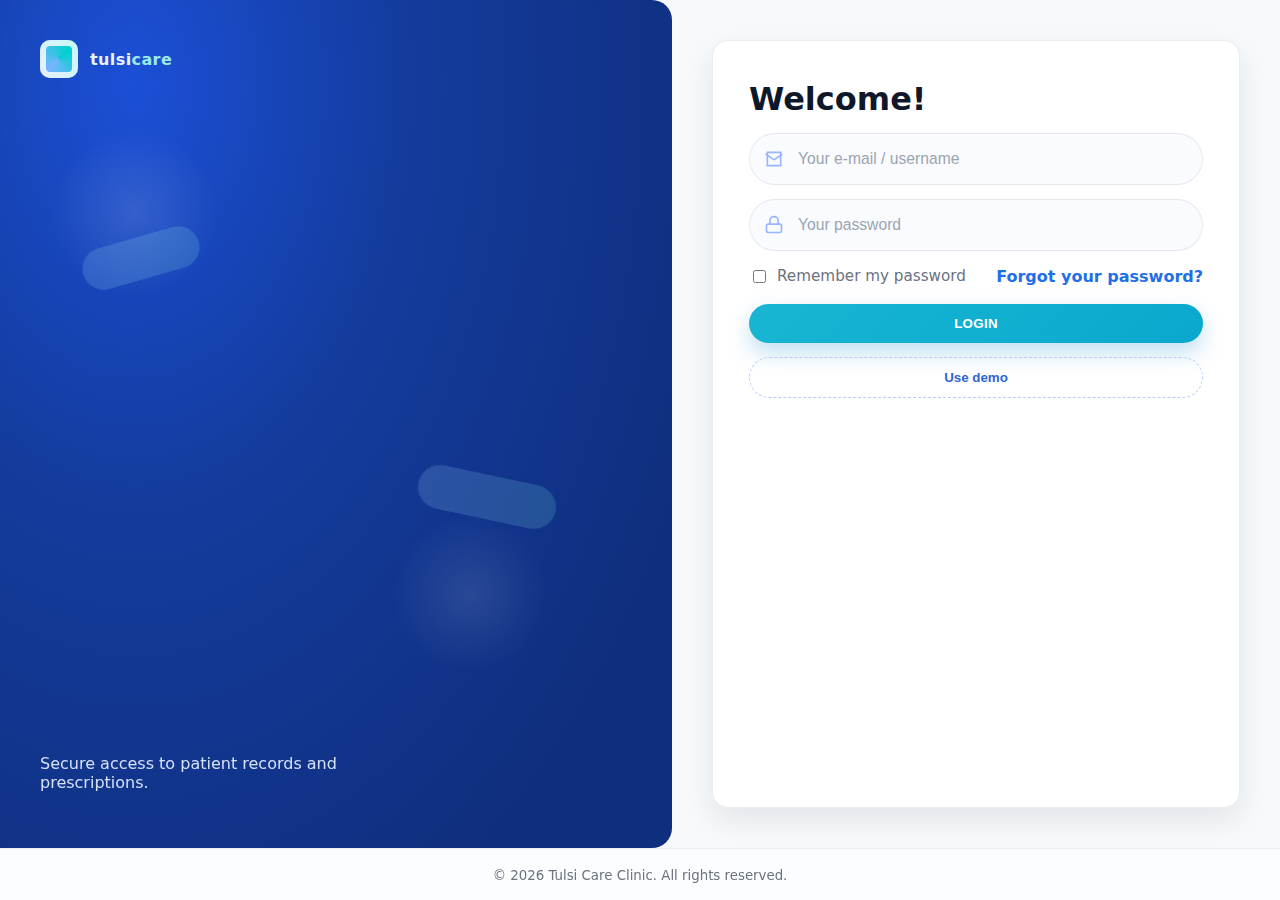
<file: index.html>
<!DOCTYPE html>
<html lang="en">
<head>
  <meta charset="UTF-8" />
  <meta name="viewport" content="width=device-width, initial-scale=1" />
  <title>Tulsi Care Clinic – Doctor Portal (Login)</title>
  <!-- Load the main stylesheet from the shared css folder -->
  <link rel="stylesheet" href="css/style.css" />
</head>
<body class="login-body">
  <main class="login-split">

    <!-- Left: Illustration / brand -->
    <aside class="login-illustration">
      <div class="brand-mark">
        <div class="brand-logo" aria-hidden="true"></div>
        <div class="brand-name">tulsi<span>care</span></div>
      </div>

      <div class="illustration-layer">
        <!-- floating pills and circles drawn via CSS; slot for optional image -->
        <!-- If you have an SVG/PNG, drop an <img class="hero-img" src="..." alt=""> here -->
      </div>

      <p class="tagline">
        Secure access to patient records and prescriptions.
      </p>
    </aside>

    <!-- Right: Login form -->
    <section class="login-panel card card--elevated">
      <header class="panel-head">
        <h2>Welcome!</h2>
      </header>

      <form id="loginForm" class="form">
        <div class="form-row with-icon">
          <span class="icon mail" aria-hidden="true"></span>
          <input id="username" name="username" placeholder="Your e-mail / username" autocomplete="username" required />
        </div>

        <div class="form-row with-icon">
          <span class="icon lock" aria-hidden="true"></span>
          <input id="password" name="password" type="password" placeholder="Your password" autocomplete="current-password" required />
        </div>

        <div class="form-meta">
          <label class="checkbox">
            <input type="checkbox" /> <span>Remember my password</span>
          </label>
          <a class="link" href="#">Forgot your password?</a>
        </div>

        <button type="submit" class="btn btn-cta">LOGIN</button>
        <button type="button" id="fillDemo" class="btn btn-ghost">Use demo</button>

        <p id="loginMsg" class="status" aria-live="polite"></p>
      </form>
    </section>
  </main>

  <footer class="site-foot">
    <small>© <span id="year"></span> Tulsi Care Clinic. All rights reserved.</small>
  </footer>

  <!-- Load the login controller from the shared js folder -->
  <script src="js/login.js"></script>
</body>
</html>
</file>
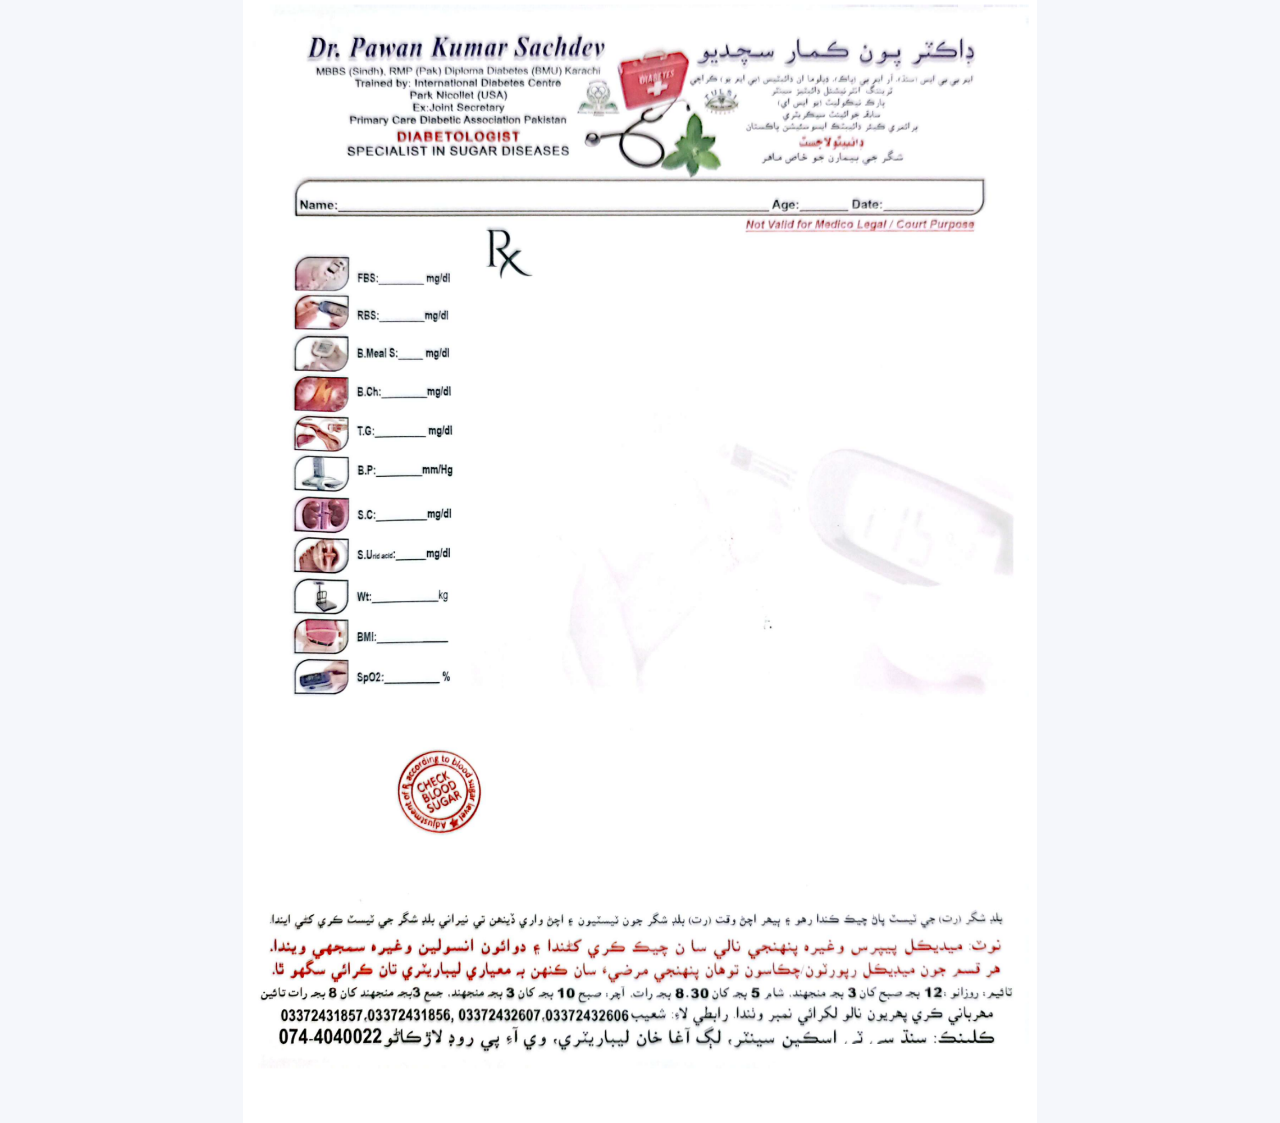
<file: pages/prescription.html>
<!doctype html>
<html lang="en">
<head>
<meta charset="utf-8">
<title>Prescription – Print</title>
<meta name="viewport" content="width=device-width, initial-scale=1">
<style>
  /* A4 page with zero margins for print */
  @page { size: A4; margin: 0; }
  html, body { height: 100%; }
  body { margin: 0; background: #f5f7fb; }

  .sheet {
    position: relative;
    width: 210mm; height: 297mm;   /* A4 */
    margin: 0 auto;
    background: #fff;
    overflow: hidden;

    /* ensure browser prints colors/images as-is */
    print-color-adjust: exact;
    -webkit-print-color-adjust: exact;
  }

  /* Background image layer (prints reliably) */
  .bg {
    position: absolute;
    inset: 0;
    width: 210mm; height: 297mm;
    object-fit: cover;   /* adjust if your PNG has margins; try 'contain' if needed */
    z-index: 0;
  }

  .field {
    position: absolute;
    font-family: Helvetica, Arial, sans-serif;
    color: #000;
    white-space: pre-wrap;
    line-height: 1.2;
    z-index: 1;           /* on top of the background */
    pointer-events: none; /* avoid selecting while printing */
  }

  /* ====== POSITIONS (in mm) — tweak here to align ====== */
  /*.refNo   { top: 10mm; left: 160mm; font-size: 10pt; font-weight: 700; } */
  .date    { top: 40.2mm; left: 180mm; font-size: 10pt; }
  .name {
  left: 25.5mm;
  top: 40.2mm;
  font-size: 12pt;
  font-weight: 700;
}
  .age     { top: 40.2mm; left: 160mm; font-size: 12pt; }


  /* Vitals and labs positions (in mm) */
  /* Display only the desired vitals/labs fields */
  .bp          { top: 120mm; left: 38mm;  font-size: 10pt; }
  .spo2        { top: 175mm; left: 38mm;  font-size: 11pt; }

  /* Labs */
  .fbs         { top: 60mm;  left: 30mm; font-size: 10pt; }
  .rbs         { top: 70mm;  left: 30mm; font-size: 10pt; }
  .bMealSugar  { top: 80mm;  left: 32mm; font-size: 10pt; }
  .bChol       { top: 90mm; left: 30mm; font-size: 10pt; }
  .tg          { top: 100mm; left: 30mm; font-size: 10pt; }
  .sCreat      { top: 110.5mm; left: 30mm; font-size: 10pt; }
  .sUric       { top: 132.5mm; left: 32mm; font-size: 10pt; }
  .weight      { top: 145mm; left: 30mm; font-size: 10pt; }
  .bmi         { top: 155mm; left: 30mm; font-size: 10pt; }

  /* Multi-line blocks */
  .presentComplaint { top: 90mm; left: 70mm;  width: 160mm; font-size: 12pt; }
  .pastComplaint    { top: 150mm; left: 70mm;  width: 160mm; font-size: 12pt; }
  .hoDrugs          { top: 130mm; left: 70mm;  width: 160mm; font-size: 12pt; }

  @media print {
    body { background: #fff; }
  }
</style>
</head>
<body>
  <div class="sheet" aria-label="Prescription sheet">
    <!-- Background image prints reliably -->
    <img class="bg" src="../images/prescription.png" alt="Prescription template">

    <!-- Overlay fields -->
    <!-- Only keep the selected fields -->
    <div class="field date"   id="p_date"></div>
    <div class="field name"   id="p_name"></div>
    <div class="field age"    id="p_age"></div>

    <div class="field bp"      id="p_bp"></div>
    <div class="field spo2"    id="p_spo2"></div>

    <div class="field fbs"        id="p_fbs"></div>
    <div class="field rbs"        id="p_rbs"></div>
    <div class="field bMealSugar" id="p_bMealSugar"></div>
    <div class="field bChol"      id="p_bChol"></div>
    <div class="field tg"         id="p_tg"></div>

    <div class="field sCreat"     id="p_sCreat"></div>
    <div class="field sUric"      id="p_sUric"></div>
    <div class="field weight"     id="p_weight"></div>
    <div class="field bmi"        id="p_bmi"></div>

    <div class="field presentComplaint" id="p_presentComplaint"></div>
    <div class="field pastComplaint"    id="p_pastComplaint"></div>
    <div class="field hoDrugs"          id="p_hoDrugs"></div>
  </div>

<script>
(function(){
  const raw = sessionStorage.getItem('tcc_prescription');
  if (!raw) { alert('No patient data found. Go back and click “Print Prescription” from the form.'); return; }
  const d = JSON.parse(raw);

  const todayIfEmpty = (iso) => {
    if (!iso) return new Date().toLocaleDateString();
    const dt = new Date(iso); return isNaN(dt) ? iso : dt.toLocaleDateString();
  };
  const set = (id, val) => document.getElementById(id).textContent = (val ?? '') || '';

  // Only populate the selected fields
  set('p_date',  todayIfEmpty(d.date));
  set('p_name',  d.name);
  set('p_age',   d.age);

  set('p_bp',    d.bp);
  set('p_spo2',  d.spo2);

  set('p_fbs',        d.fbs);
  set('p_rbs',        d.rbs);
  set('p_bMealSugar', d.bMealSugar);
  set('p_bChol',      d.bChol);
  set('p_tg',         d.tg);

  set('p_sCreat', d.sCreat);
  set('p_sUric',  d.sUric);
  set('p_weight', d.weight);
  set('p_bmi',    d.bmi);

  set('p_presentComplaint', d.presentComplaint);
  // Prefix the past history and history of drugs text when provided
  set('p_pastComplaint',    d.pastComplaint && d.pastComplaint.trim() ? `Past History: ${d.pastComplaint}` : '');
  set('p_hoDrugs',          d.hoDrugs && d.hoDrugs.trim() ? `H/O taken drugs: ${d.hoDrugs}` : '');

  // Wait a tick so the background image sizes correctly, then open print
  window.onload = () => setTimeout(() => window.print(), 400);
})();
</script>
</body>
</html>
</file>
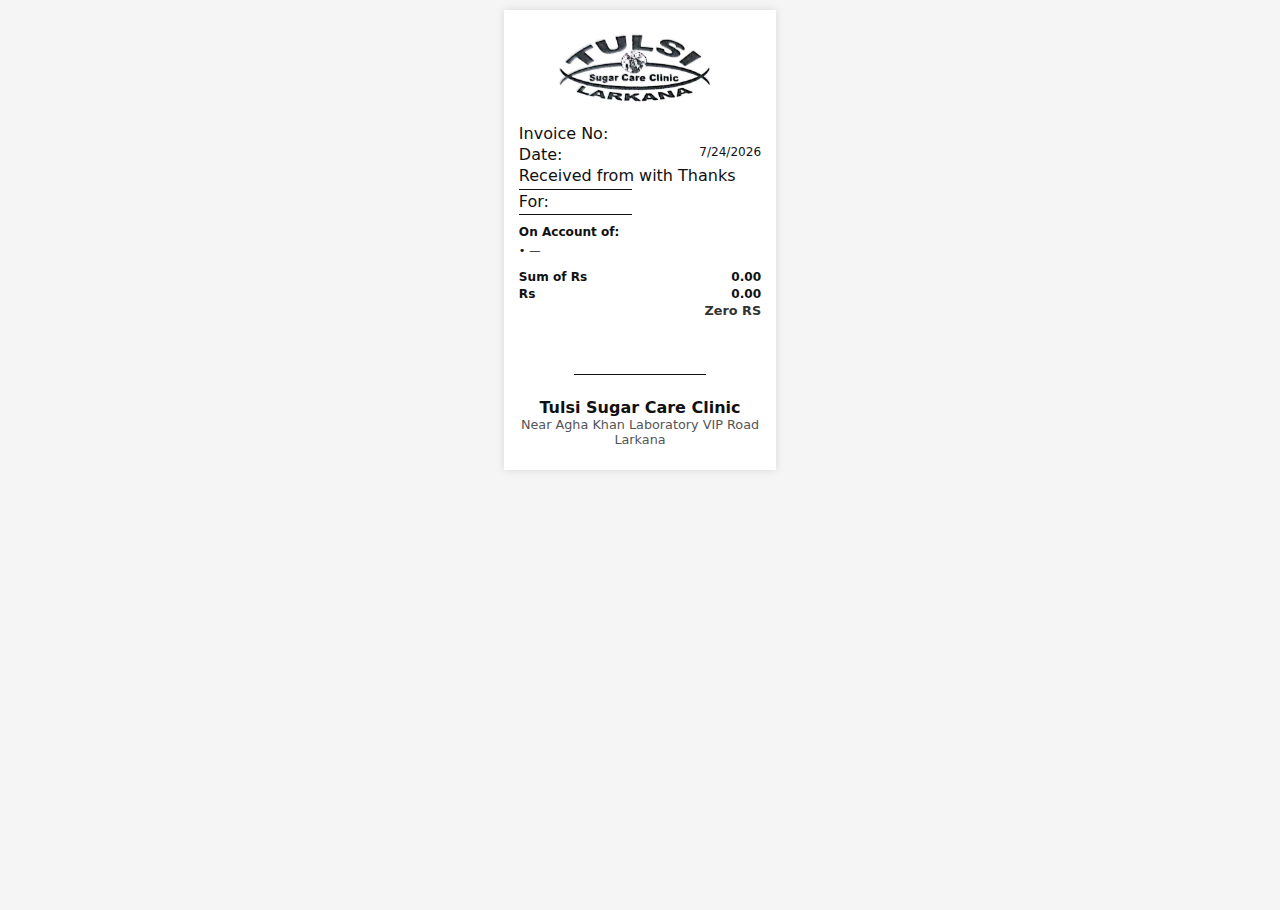
<file: pages/template.html>
<!DOCTYPE html>
<html lang="en">
<head>
  <meta charset="utf-8"/>
  <meta name="viewport" content="width=device-width, initial-scale=1"/>
  <title>Receipt – Tulsi Sugar Care Clinic</title>

  <!-- Your existing thermal styles -->
  <!-- Pull the receipt template stylesheet from the shared css folder -->
  <link rel="stylesheet" href="../css/template.css"/>

  <!-- Small overrides to pin the signature/footer at the bottom -->
  <style>
  .roll {
    display: flex;
    flex-direction: column;
    width: 72.1mm;
    height: auto;
    /*min-height removed*/
  }

  /* Instead of margin-top:auto (which pushes to endless paper), 
     lock footer near bottom but with safe spacing */
  .foot .sigline {
    width: 35mm;
    border-top: 0.4mm solid #111;
    margin: 2mm auto 3mm auto; /* centered, with spacing */
  }

  .foot {
  margin-top: 6mm;
    margin-top: 12mm;     /* space after totals */
    text-align: center;
  }

  .foot .sigbox {
    margin: 8mm auto 6mm auto;   /* big enough for signature space */
    width: 60mm;                 /* adjust for printer width (58–80mm roll) */
    border-top: 0.5mm solid #000;
    padding-top: 2mm;
    font-size: 0.85rem;
    color: #444;
  }

  .foot .clinic {
    font-weight: 700;
    font-size: 1rem;       /* bigger font for clinic name */
    margin-top: 6mm;
  }

  .foot .addr {
    font-size: 0.8rem;     /* smaller font for address */
    color: #555;           /* lighter color */
    line-height: 1.2;
  }

  /* Amount-in-words styling (small, just beneath amount) */
  .inwords {
    margin-top: 0.6mm;
    font-size: 0.8rem;
    color: #333;
    line-height: 1.2;
  }
  .inwords .label {
    opacity: 0.8;
  }
  </style>
</head>
<body>
  <main class="roll">
    <!-- Logo -->
    <header class="head">
      <img id="logo" src="../images/logo.png" alt="Clinic Logo"/>
    </header>

    <!-- Invoice meta -->
    <section class="meta">
      <div class="row">
        <span class="title">Invoice No:</span>
        <span id="metaNo" class="val"></span>
      </div>
      <div class="row">
        <span class="title">Date:</span>
        <span id="metaDate" class="val"></span>
      </div>
      <div class="row"><span class="title">Received from with Thanks</span></div>
      <div class="row">
        <span id="metaName" class="val underline"></span>
      </div>

      <!-- Doctor line: displays the doctor name on the receipt.  We mirror the
           structure used for the patient ("Received from") line by splitting
           the label and value into separate rows. This ensures proper
           alignment in the receipt printout. -->
      <div class="row"><span class="title">For:</span></div>
      <div class="row">
        <span id="metaDoctor" class="val underline"></span>
      </div>
    </section>

    <!-- Items -->
    <section class="items" style="margin-top:2mm">
      <div class="title">On Account of:</div>
      <ul id="itemsList" style="list-style:none; padding:0; margin:0"></ul>
    </section>

    <!-- Totals -->
    <section class="totals" style="margin-top:2mm">
      <div class="row" style="display:flex; justify-content:space-between; font-weight:700; margin:0.8mm 0;">
        <span>Sum of Rs</span>
        <span id="sumRs"></span>
      </div>
      <div class="row" style="display:flex; justify-content:space-between; font-weight:700; margin:0.8mm 0;">
        <span>Rs</span>
        <div style="text-align:right">
          <div id="rsBottom"></div>
          <div id="sumWords" class="inwords"></div>
        </div>
      </div>
    </section>

    <!-- Signature + footer sticks to bottom -->
    <section class="foot">
      <div class="sigline"></div>
      <div class="clinic" style="font-weight:700">Tulsi Sugar Care Clinic</div>
      <div class="addr">Near Agha Khan Laboratory VIP Road Larkana</div>
    </section>
  </main>

  <script>
    // Format today's date as local yyyy-mm-dd (to match <input type="date">)
    function todayISOLocal(){
      const d=new Date(), off=d.getTimezoneOffset()*60000;
      return new Date(d.getTime()-off).toISOString().slice(0,10);
    }
    // Human readable (for the printout)
    function prettyDate(iso){
      try{
        const [y,m,d]=iso.split('-').map(Number);
        return new Date(y,m-1,d).toLocaleDateString();
      }catch{ return new Date().toLocaleDateString(); }
    }

    // --- Amount to words (Indian numbering: thousand, lakh, crore) ---
    function numberToWordsINR(num){
      num = Math.floor(Number(num) || 0);
      if (num === 0) return 'Zero RS';

      const below20 = ['','One','Two','Three','Four','Five','Six','Seven','Eight','Nine','Ten',
        'Eleven','Twelve','Thirteen','Fourteen','Fifteen','Sixteen','Seventeen','Eighteen','Nineteen'];
      const tens = ['','','Twenty','Thirty','Forty','Fifty','Sixty','Seventy','Eighty','Ninety'];

      function twoDigits(n){
        if (n < 20) return below20[n];
        const t = Math.floor(n/10), r = n%10;
        return tens[t] + (r ? ' ' + below20[r] : '');
      }
      function threeDigits(n){
        const h = Math.floor(n/100), r = n%100;
        return (h ? below20[h] + ' Hundred' + (r ? ' ' : '') : '') + (r ? twoDigits(r) : '');
      }

      // Split Indian groups: crore, lakh, thousand, hundred+remainder
      const crore   = Math.floor(num / 10000000); num %= 10000000;
      const lakh    = Math.floor(num / 100000);   num %= 100000;
      const thousand= Math.floor(num / 1000);     num %= 1000;
      const rest    = num;

      const parts = [];
      if (crore)    parts.push(threeDigits(crore)   + ' Crore');
      if (lakh)     parts.push(threeDigits(lakh)    + ' Lakh');
      if (thousand) parts.push(threeDigits(thousand)+ ' Thousand');
      if (rest)     parts.push(threeDigits(rest));

      return parts.join(' ') + ' Rs';
    }

    const data = JSON.parse(localStorage.getItem('RECEIPT_DATA') || '{}');

    // Meta
    document.getElementById('metaNo').textContent   = data.invoiceNo || '';
    const dateIso = data.date || todayISOLocal();
    document.getElementById('metaDate').textContent = prettyDate(dateIso);
    // "Received from" is usually the patient/payer. Fall back to empty string.
    document.getElementById('metaName').textContent = data.received || data.patientName || '';

    // Doctor name printed under "For:". Uses doctorName from payload or empty.
    const docEl = document.getElementById('metaDoctor');
    if (docEl) {
      docEl.textContent = data.doctorName || '';
    }

    // Items
    const list = document.getElementById('itemsList');
    if (Array.isArray(data.items) && data.items.length){
      data.items.forEach(it=>{
        const li=document.createElement('li');
        li.textContent = `• ${it.label} - Rs ${Number(it.amt||0).toFixed(2)}`;
        li.style.margin = '0.6mm 0';
        list.appendChild(li);
      });
    }else{
      const li=document.createElement('li'); li.textContent='• —'; list.appendChild(li);
    }

    // Totals
    const sum=(data.items||[]).reduce((s,r)=>s+(Number(r.amt)||0),0);
const bottom=(data.rsBottom!==undefined && data.rsBottom!==null && data.rsBottom!=='')
  ? Number(data.rsBottom):sum;

document.getElementById('sumRs').textContent   = sum.toFixed(2);
document.getElementById('rsBottom').textContent= bottom.toFixed(2);

// Amount in words (right beneath Rs amount)
document.getElementById('sumWords').textContent = numberToWordsINR(Math.round(bottom));

    // Auto-print on open
    window.onload = () => window.print();
  </script>
</body>
</html>
</file>
<file: css/style.css>
/* ====== Split login layout (inspired by your reference) ====== */
:root{
  --ink:#0f172a; --muted:#6b7280;
  --blue-700:#0e3fa6; --blue-600:#1552c7; --blue-500:#1f6feb;
  --teal:#00c2c7; --card:#fff; --bg:#f7fafc;
  --outline: rgba(15,23,42,.08); --ring: rgba(31,111,235,.18);
  --radius: 16px; --shadow: 0 12px 30px rgba(17,24,39,.09);
}

*{ box-sizing:border-box }
html,body{ height:100% }
body{ margin:0; font-family: ui-sans-serif, system-ui, -apple-system, Segoe UI, Roboto, Helvetica, Arial; color:var(--ink); background:var(--bg); }

.small{ font-size:.9rem }
.muted{ color:var(--muted) }
.card{ background:var(--card); border:1px solid var(--outline); border-radius:var(--radius); }
.card--elevated{ box-shadow: var(--shadow); }

.login-body{ display:grid; grid-template-rows:1fr auto; min-height:100dvh; }

/* Split container */
.login-split{
  display:grid;
  grid-template-columns: 1.05fr .95fr;
  min-height: 88dvh;
  gap: 0;
}

/* Left panel (deep blue gradient + floating pills) */
.login-illustration{
  position: relative;
  padding: clamp(24px,4vw,40px);
  border-top-right-radius: 20px; border-bottom-right-radius: 20px;
  background: radial-gradient(90% 110% at 20% 10%, #1b4fd6 0%, #143c9d 45%, #0f2e7e 100%);
  color: #eaf2ff;
  overflow: hidden;
}

/* Brand in the corner */
.brand-mark{ display:flex; align-items:center; gap:12px; }
.brand-logo{
  width: 38px; height: 38px; border-radius: 10px;
  background: conic-gradient(from 225deg, #79b4ff, #00d1cf, #79b4ff);
  box-shadow: inset 0 0 0 6px rgba(255,255,255,.8);
}
.brand-name{ font-weight:700; letter-spacing:.4px; text-transform: lowercase; }
.brand-name span{ color:#9ae9e7 }

/* Decorative layer */
.illustration-layer{
  position:absolute; inset:0; pointer-events:none;
  background:
    radial-gradient(140px 140px at 20% 25%, rgba(255,255,255,.12), transparent 60%),
    radial-gradient(120px 120px at 70% 70%, rgba(255,255,255,.10), transparent 65%);
}
.login-illustration::before,
.login-illustration::after{
  content:""; position:absolute; border-radius:999px; opacity:.18; filter: blur(0.2px);
}
.login-illustration::before{
  width:120px; height:42px; left:12%; top:28%;
  background: linear-gradient( to right, #a8d6ff, #7fe9e6 );
  transform: rotate(-16deg);
}
.login-illustration::after{
  width:140px; height:44px; left:62%; top:56%;
  background: linear-gradient( to right, #9fd0ff, #7be1df );
  transform: rotate(12deg);
}
.tagline{
  position:absolute; left: clamp(24px,4vw,40px); bottom: clamp(24px,4vw,40px);
  max-width: 34ch; color:#dfeaff; opacity:.95;
}

/* Right panel (form) */
.login-panel{
  margin: clamp(24px,4vw,40px);
  padding: clamp(24px,3.2vw,36px);
  display:grid; align-content:start;
}
.panel-head h2{ font-size: clamp(1.4rem, 2.6vw, 2rem); margin:.2rem 0 .4rem; }

/* Inputs with pill style + icons */
.form{ display:grid; gap: 14px; margin-top: 8px; }
.form-row{
  display: grid; align-items:center;
  background:#f9fbff; border:1px solid var(--outline); border-radius: 999px;
  padding: 10px 14px; position: relative;
  transition: box-shadow .15s ease, border-color .15s ease, background .15s ease;
}
.form-row:focus-within{ border-color:#7fb2ff; box-shadow: 0 0 0 4px var(--ring); background:#ffffff; }
.with-icon{ padding-left: 44px; }

input{
  border: none; outline: none; background: transparent; color: var(--ink);
  font-size: 0.98rem; padding: 6px 4px;
}
input::placeholder{ color:#9aa5b1 }

/* icons (inline SVG via background-image) */
.icon{ position:absolute; left:14px; width:20px; height:20px; opacity:.85 }
.icon.mail{
  background:url('data:image/svg+xml;utf8,<svg xmlns="http://www.w3.org/2000/svg" stroke="%238aa9ff" fill="none" stroke-width="2" viewBox="0 0 24 24"><path d="M4 4h16v16H4z"/><path d="m22 6-10 7L2 6"/></svg>') center/20px no-repeat;
}
.icon.lock{
  background:url('data:image/svg+xml;utf8,<svg xmlns="http://www.w3.org/2000/svg" stroke="%238aa9ff" fill="none" stroke-width="2" viewBox="0 0 24 24"><rect x="3" y="11" width="18" height="10" rx="2"/><path d="M7 11V7a5 5 0 0 1 10 0v4"/></svg>') center/20px no-repeat;
}

/* Meta row */
.form-meta{
  display:flex; justify-content:space-between; align-items:center; gap:10px;
  margin-top: 2px; margin-bottom: 4px;
}
.checkbox{ display:inline-flex; align-items:center; gap:8px; color:var(--muted); font-size:.95rem; }
.checkbox input{ accent-color: #1f6feb; }
.link{ color:#1f6feb; text-decoration:none; font-weight:600; }
.link:hover{ text-decoration:underline; }

/* Buttons */
.btn{
  appearance:none; border:none; cursor:pointer; font-weight:700;
  border-radius: 999px; padding: 12px 18px;
}
.btn-cta{
  background: linear-gradient(135deg, #18b6d2, #0aa8cd);
  color:#fff; letter-spacing:.3px; box-shadow: 0 10px 22px rgba(2,132,199,.25);
}
.btn-cta:hover{ filter: brightness(1.05); }
.btn-ghost{ background: transparent; color: #3066d4; border:1px dashed #b6ccff; }
.status{ min-height: 20px; margin-top: 6px; }
.status.ok{ color:#10b981 } .status.error{ color:#b42318 }

/* Footer */
.site-foot{
  text-align:center; padding:16px; color:var(--muted);
  border-top:1px solid var(--outline); background:#ffffffa6; backdrop-filter: blur(6px);
}

/* Responsive: stack panels on small screens */
@media (max-width: 900px){
  .login-split{ grid-template-columns: 1fr; }
  .login-illustration{
    border-radius: 0; min-height: 34vh;
  }
  .login-panel{
    margin: 16px; margin-top: -28px; /* overlap a bit for nice card feel */
  }
}


/* ===== App shell (dashboard) ===== */
.app-body{ background: var(--bg); color: var(--ink); }
.app-header{
  display:flex; align-items:center; justify-content:space-between;
  padding: 12px min(3vw, 28px);
  background:#ffffffcc; backdrop-filter: blur(8px) saturate(140%);
  border-bottom:1px solid var(--outline);
}
.header-right{ display:flex; gap:14px; align-items:center; }
.quick-icons{ display:flex; gap:10px; }
.qicon{ width:34px; height:34px; border-radius:10px; border:1px solid var(--outline); background:#fff; }
.qicon.bell{ background: url('data:image/svg+xml;utf8,<svg xmlns="http://www.w3.org/2000/svg" stroke="%231f6feb" fill="none" stroke-width="2" viewBox="0 0 24 24"><path d="M6 8a6 6 0 1 1 12 0v5l2 3H4l2-3Z"/><path d="M10 19a2 2 0 0 0 4 0"/></svg>') center/18px no-repeat, #fff; }
.qicon.inbox{ background: url('data:image/svg+xml;utf8,<svg xmlns="http://www.w3.org/2000/svg" stroke="%231f6feb" fill="none" stroke-width="2" viewBox="0 0 24 24"><path d="M22 12h-6l-2 3h-4l-2-3H2l3-7h14z"/></svg>') center/18px no-repeat, #fff; }
.qicon.cart{ background: url('data:image/svg+xml;utf8,<svg xmlns="http://www.w3.org/2000/svg" stroke="%231f6feb" fill="none" stroke-width="2" viewBox="0 0 24 24"><circle cx="9" cy="21" r="1"/><circle cx="20" cy="21" r="1"/><path d="M1 1h4l2.68 12.39a2 2 0 0 0 2 1.61h7.72a2 2 0 0 0 2-1.61L23 6H6"/></svg>') center/18px no-repeat, #fff; }
.user-chip{ display:flex; gap:10px; align-items:center; }

/* Layout */
.app-layout{
  display:grid; grid-template-columns: 280px 1fr; gap: 22px;
  padding: 18px min(3vw, 28px);
}

/* Sidebar */
.sidebar{ padding: 16px; height: fit-content; position: sticky; top: 18px; }
.side-title{ margin: 2px 8px 10px; color: var(--muted); font-size: .9rem; }
.side-nav{ display:grid; gap: 6px; }
.side-item{
  display:flex; align-items:center; gap: 10px;
  padding: 10px 12px; border-radius: 12px; border:1px solid var(--outline);
  background:#ffffff; cursor:pointer; text-align:left; font-weight:600;
}
.side-item:hover{ box-shadow: var(--shadow); }
.side-item.active{ outline: 3px solid var(--ring); border-color:#9ac1ff; }
.side-foot{ border-top:1px solid var(--outline); margin-top: 14px; padding-top: 10px; color: var(--muted); }

.sicon{ width:18px; height:18px; border-radius:6px; }
.sicon.plus{ background: url('data:image/svg+xml;utf8,<svg xmlns="http://www.w3.org/2000/svg" stroke="%231fa97a" fill="none" stroke-width="2" viewBox="0 0 24 24"><path d="M12 5v14"/><path d="M5 12h14"/></svg>') center/18px no-repeat; }
.sicon.search{ background: url('data:image/svg+xml;utf8,<svg xmlns="http://www.w3.org/2000/svg" stroke="%231f6feb" fill="none" stroke-width="2" viewBox="0 0 24 24"><circle cx="11" cy="11" r="8"/><path d="m21 21-4.3-4.3"/></svg>') center/18px no-repeat; }
.sicon.bill{ background: url('data:image/svg+xml;utf8,<svg xmlns="http://www.w3.org/2000/svg" stroke="%23f5a524" fill="none" stroke-width="2" viewBox="0 0 24 24"><path d="M6 2h12v20l-6-3-6 3z"/><path d="M8 7h8M8 11h8M8 15h5"/></svg>') center/18px no-repeat; }

/* Content */
.content{ display:grid; gap: 18px; }

/* Stat cards */
.cards-row{ display:grid; grid-template-columns: repeat(auto-fit, minmax(220px, 1fr)); gap: 16px; }
.stat-card{ padding: 16px; }
.stat-top{ display:flex; align-items:center; gap: 10px; }
.stat-label{ color: var(--muted); font-weight:600; }
.stat-value{ font-size: 2rem; font-weight: 800; margin-top: 6px; }
.stat-sub{ color: var(--muted); font-size: .9rem; }
.stat-icon{ width: 36px; height: 36px; border-radius: 10px; border:1px solid var(--outline); }
.stat-icon.heart{ background: url('data:image/svg+xml;utf8,<svg xmlns="http://www.w3.org/2000/svg" fill="%231fa97a" viewBox="0 0 24 24"><path d="M12 21s-7-4.35-9.33-8.09A5.5 5.5 0 0 1 12 6.09a5.5 5.5 0 0 1 9.33 6.82C19 16.65 12 21 12 21Z"/></svg>') center/22px no-repeat, #f1fff9; }
.stat-icon.people{ background: url('data:image/svg+xml;utf8,<svg xmlns="http://www.w3.org/2000/svg" stroke="%231f6feb" fill="none" stroke-width="2" viewBox="0 0 24 24"><path d="M16 21v-2a4 4 0 0 0-4-4H6a4 4 0 0 0-4 4v2"/><circle cx="9" cy="7" r="4"/></svg>') center/22px no-repeat, #f3f8ff; }
.stat-icon.money{ background: url('data:image/svg+xml;utf8,<svg xmlns="http://www.w3.org/2000/svg" stroke="%23f5a524" fill="none" stroke-width="2" viewBox="0 0 24 24"><circle cx="12" cy="12" r="8"/><path d="M12 6v12M8 10h6a2 2 0 1 1 0 4H9"/></svg>') center/22px no-repeat, #fff8ec; }

/* Charts + panels */
.grid-2{ display:grid; grid-template-columns: 1fr 1fr; gap: 16px; }
.section-head{ display:flex; align-items:center; justify-content:space-between; margin-bottom: 8px; }

/* Work panels */
.workpanel{ padding: 16px; }
.form-grid{ display:grid; grid-template-columns: repeat(auto-fit,minmax(220px,1fr)); gap: 14px; }
.hidden{ display:none !important; }

@media (max-width: 1000px){
  .app-layout{ grid-template-columns: 1fr; }
  .sidebar{ position: static; }
  .grid-2{ grid-template-columns: 1fr; }
}
</file>
<file: css/template.css>
/* Page set to 80mm width x 127mm (≈5in) height */
@page {
  size: 80mm 127mm;
  margin: 0;
}

* { box-sizing: border-box; }
html, body { height: 100%; }
body {
  margin: 0;
  font-family: ui-sans-serif, system-ui, -apple-system, Segoe UI, Roboto, Helvetica, Arial;
  background: #fff;
  color: #111;
}

/* Roll container — fixed height to cap at 5 inches */
.roll {
  width: 80mm;                 /* match @page width */
  padding: 5mm 4mm 6mm;        /* inner margins */
  height: 127mm;               /* hard cap = 5 inches */
  display: flex;
  flex-direction: column;
  overflow: hidden;            /* never exceed 5 inches visually */
}

/* Header logo */
.head { text-align: center; margin-bottom: 3mm; }
.head img {
  max-width: 46mm;
  height: auto;
}

/* Meta */
.meta .row { display: flex; justify-content: space-between; line-height: 1.2; margin: 0.5mm 0; }
.meta .lab { font-size: 3.2mm; font-weight: 600; }
.meta .val { font-size: 3.2mm; }
.underline {
  display: inline-block;
  border-bottom: 0.3mm solid #111;
  padding-bottom: 0.5mm;
  min-width: 30mm;
}

/* Items */
.items { margin-top: 2mm; }
.items .title { font-size: 3.2mm; font-weight: 700; margin-bottom: 1mm; }
#itemsList { list-style: none; padding: 0; margin: 0; }
#itemsList li {
  font-size: 3mm;
  line-height: 1.25;
  margin: 0.6mm 0;
  word-wrap: break-word;
}

/* Totals */
.totals { margin-top: 1.5mm; }
.totals .row {
  display: flex; justify-content: space-between;
  font-size: 3.2mm; font-weight: 700;
  margin: 0.8mm 0;
}

/* Footer pinned to bottom within the 5-inch canvas */
.foot {
  margin-top: auto;        /* push footer to bottom of fixed-height .roll */
  text-align: center;
}
.sigline {
  width: 32mm; height: 0; border-top: 0.4mm solid #111; margin: 0 0 2mm 0;
}
.clinic { font-size: 3.4mm; font-weight: 700; }
.addr   { font-size: 1mm; }

/* Screen tweaks (optional) */
@media screen {
  body { background: #f5f5f5; }
  .roll { background: #fff; margin: 10px auto; box-shadow: 0 0 0.5rem rgba(0,0,0,.12); }
}

/* (kept) helpers for older structure */
.receipt-body, .receipt {
  height: 100%;
  display: flex;
  flex-direction: column;
}
.signature-block { margin-top: auto; text-align: center; }
.signature-line {
  border: none;
  border-top: 2px solid #000;
  width: 60%;
  margin: 0 auto 6px auto;
}
</file>
